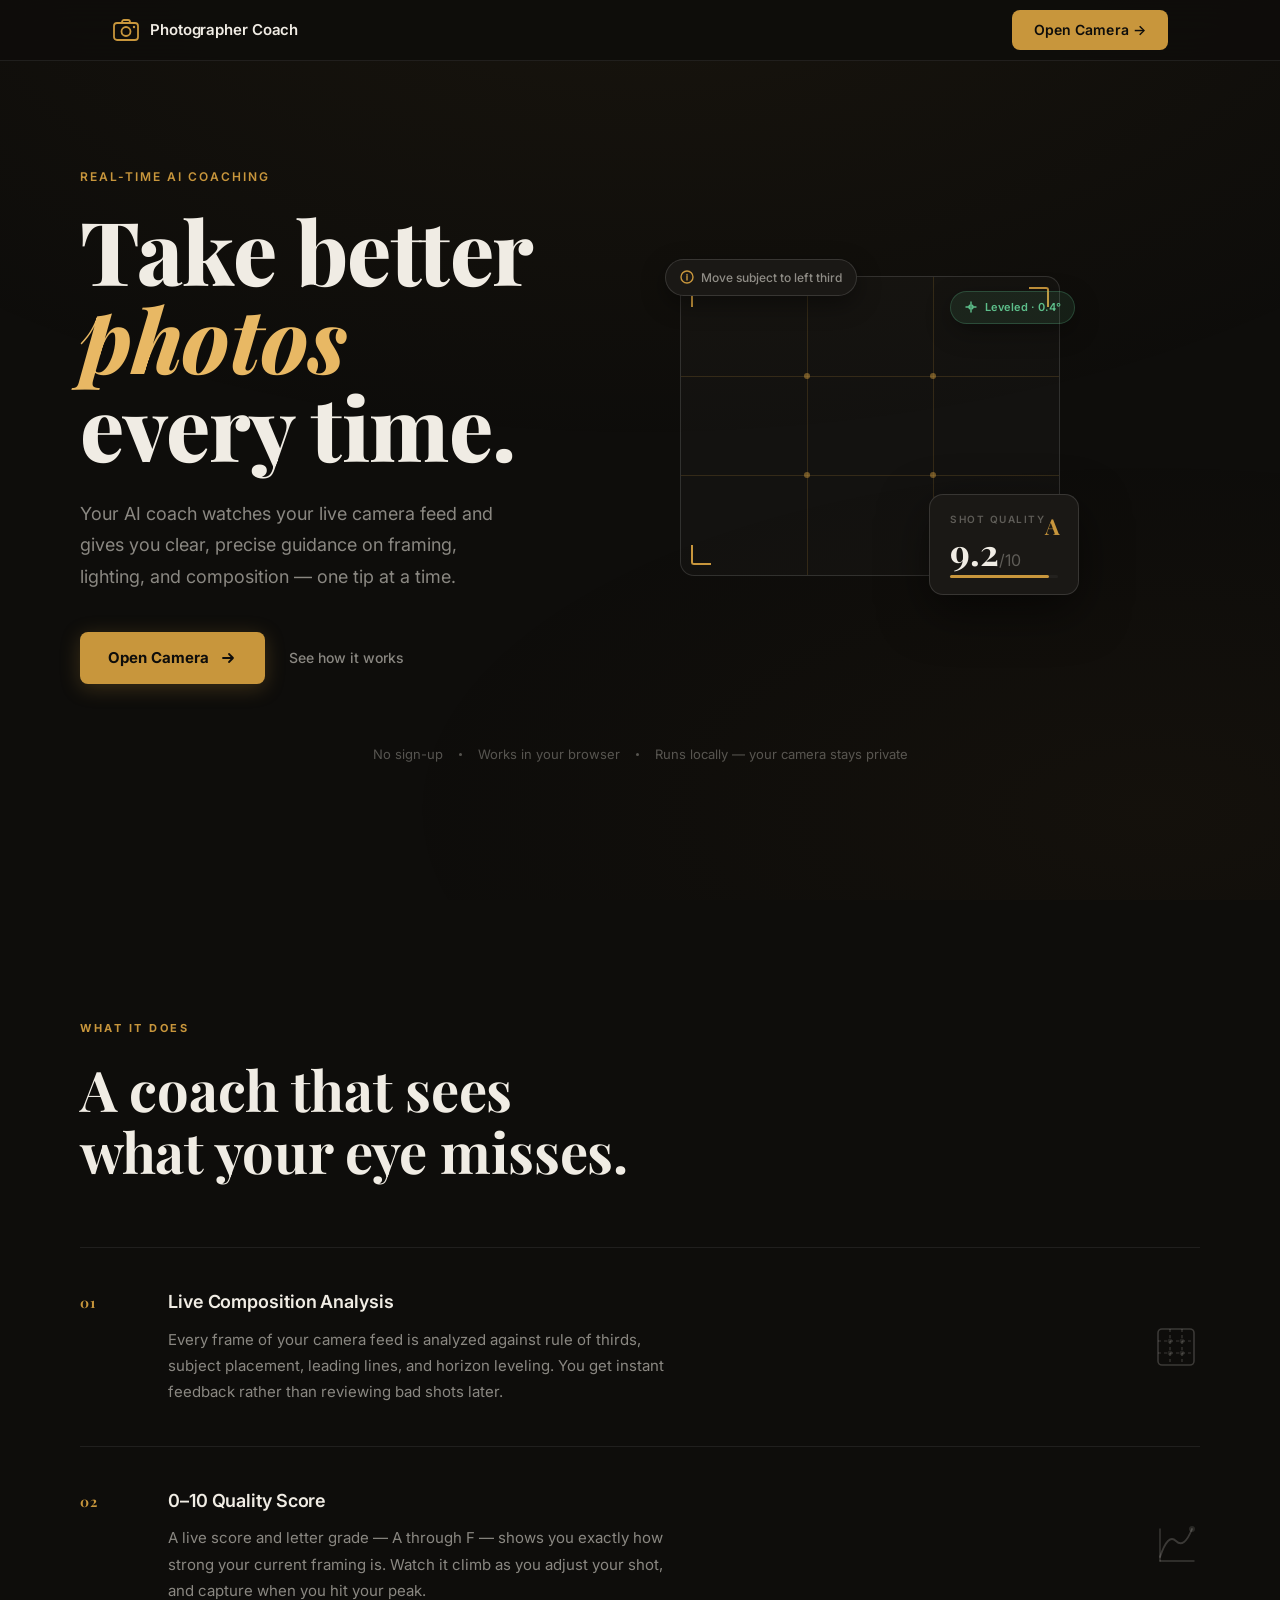
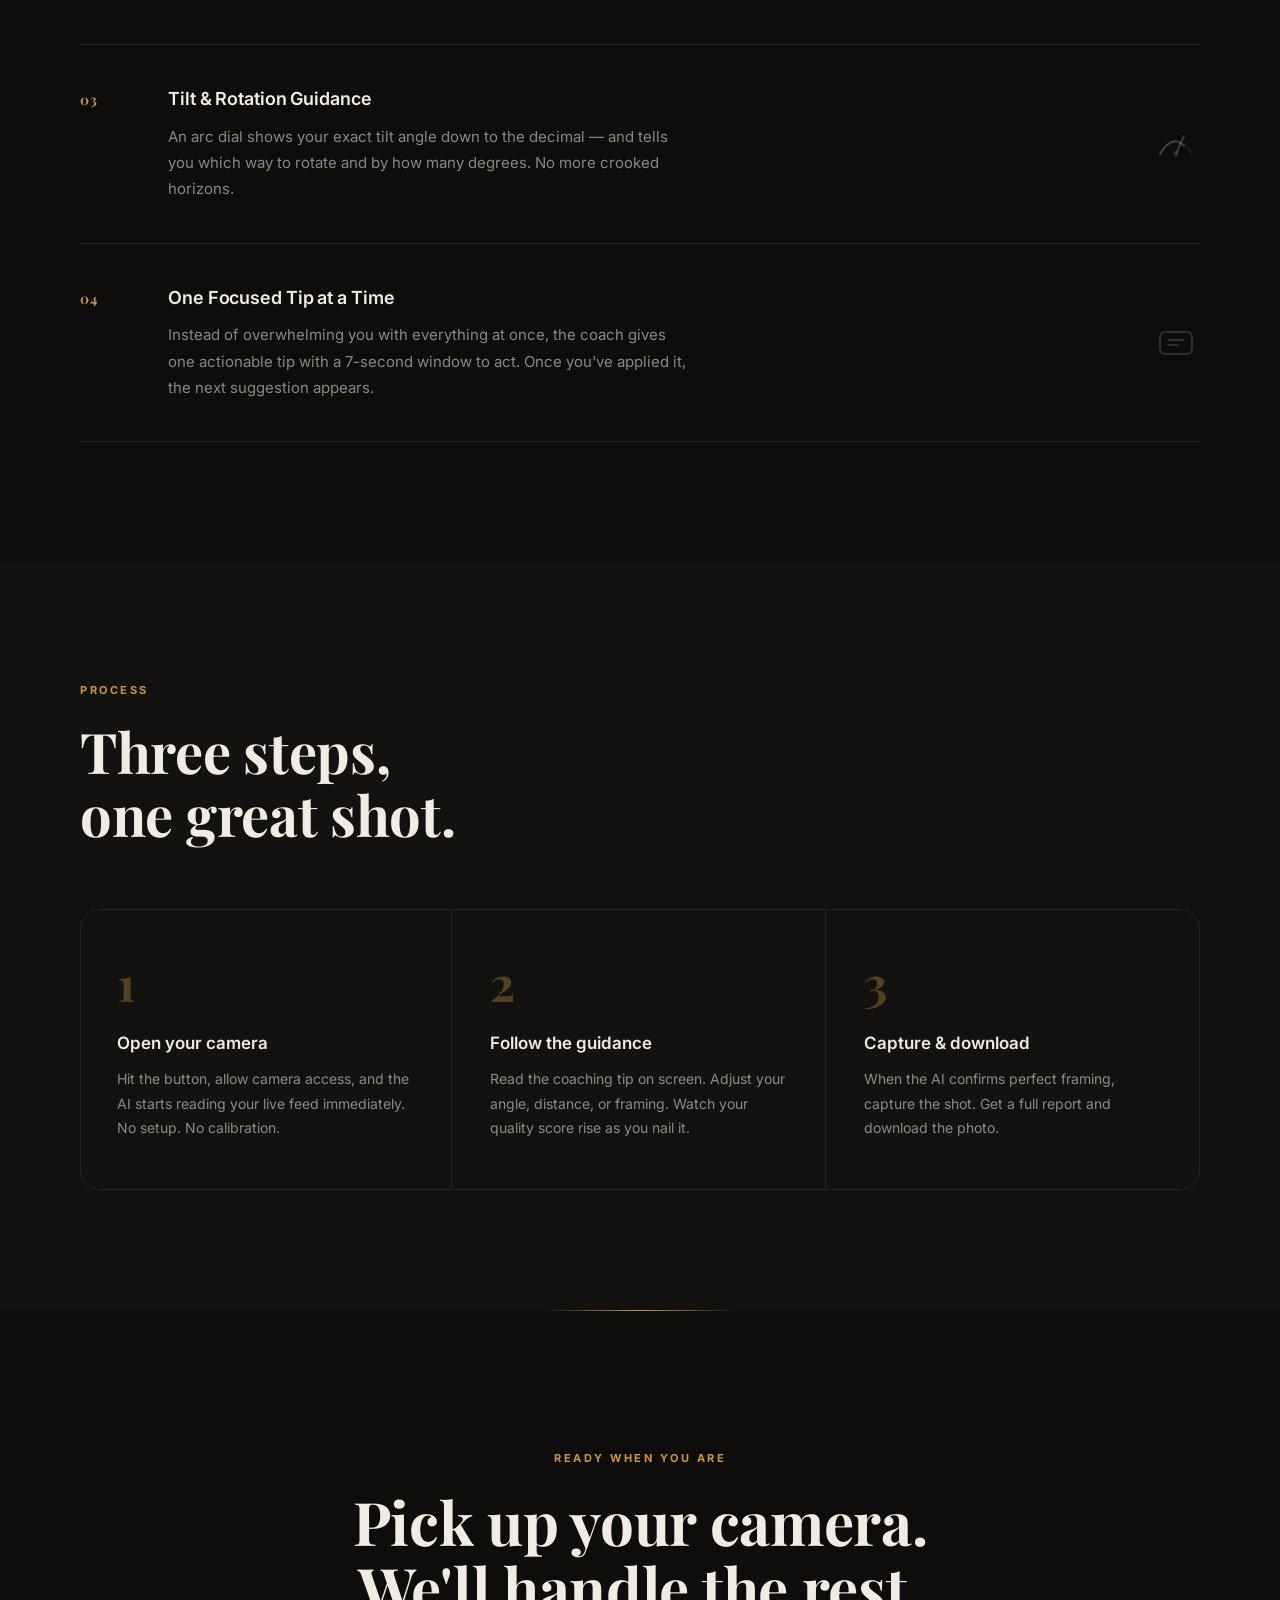
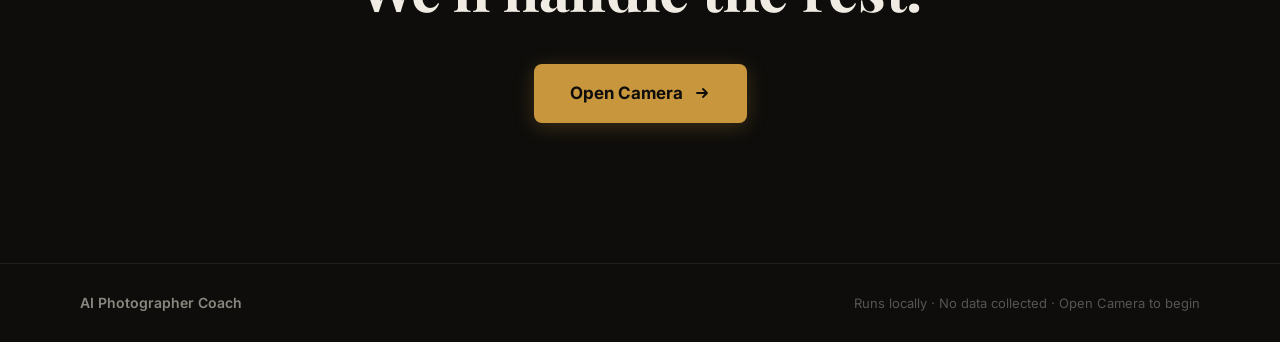
<file: Frontend/home.html>
<!doctype html>
<html lang="en">
<head>
  <meta charset="utf-8" />
  <meta name="viewport" content="width=device-width, initial-scale=1" />
  <title>AI Photographer Coach — Shoot Better, Every Time</title>
  <meta name="description" content="Real-time AI feedback on framing, lighting, and composition — right from your camera. No account needed." />
  <meta name="theme-color" content="#0e0d0b" />
  <link rel="preconnect" href="https://fonts.googleapis.com" />
  <link rel="preconnect" href="https://fonts.gstatic.com" crossorigin />
  <link rel="stylesheet" href="https://fonts.googleapis.com/css2?family=Inter:wght@300;400;500;600;700&family=Playfair+Display:ital,wght@0,700;0,800;1,700&display=swap" />
  <link rel="stylesheet" href="home.css" />
</head>
<body>

  <!-- ── Navbar ── -->
  <nav class="navbar" id="navbar">
    <div class="nav-inner">
      <a href="home.html" class="nav-logo" aria-label="Home">
        <svg width="28" height="28" viewBox="0 0 28 28" fill="none" aria-hidden="true">
          <rect x="2" y="7" width="24" height="17" rx="3" stroke="currentColor" stroke-width="1.8"/>
          <circle cx="14" cy="15.5" r="4.5" stroke="currentColor" stroke-width="1.8"/>
          <path d="M10 7V6a2 2 0 0 1 2-2h4a2 2 0 0 1 2 2v1" stroke="currentColor" stroke-width="1.8" stroke-linecap="round"/>
          <circle cx="22" cy="11" r="1.2" fill="currentColor"/>
        </svg>
        <span>Photographer Coach</span>
      </a>
      <a href="index.html" class="btn-launch" id="navLaunchBtn">Open Camera →</a>
    </div>
  </nav>

  <!-- ── Hero ── -->
  <header class="hero" id="hero">
    <div class="hero-inner">
      <div class="hero-text">
        <p class="hero-kicker">Real-time AI Coaching</p>
        <h1 class="hero-title">Take better<br><em>photos</em><br>every time.</h1>
        <p class="hero-sub">Your AI coach watches your live camera feed and gives you clear, precise guidance on framing, lighting, and composition — one tip at a time.</p>
        <div class="hero-cta">
          <a href="index.html" class="btn-primary" id="heroLaunchBtn">
            Open Camera
            <svg width="18" height="18" viewBox="0 0 18 18" fill="none" aria-hidden="true"><path d="M4 9h10M10 5l4 4-4 4" stroke="currentColor" stroke-width="1.8" stroke-linecap="round" stroke-linejoin="round"/></svg>
          </a>
          <a href="#how-it-works" class="btn-text">See how it works</a>
        </div>
      </div>

      <!-- Visual: rule-of-thirds frame illustration -->
      <div class="hero-visual" aria-hidden="true">
        <div class="frame-art">
          <div class="frame-border"></div>
          <!-- Rule-of-thirds grid -->
          <div class="rot-grid">
            <div class="rot-h rot-h1"></div>
            <div class="rot-h rot-h2"></div>
            <div class="rot-v rot-v1"></div>
            <div class="rot-v rot-v2"></div>
            <!-- intersection dots -->
            <div class="rot-dot" style="top:33.3%;left:33.3%"></div>
            <div class="rot-dot" style="top:33.3%;left:66.6%"></div>
            <div class="rot-dot" style="top:66.6%;left:33.3%"></div>
            <div class="rot-dot" style="top:66.6%;left:66.6%"></div>
          </div>
          <!-- Corner brackets -->
          <div class="corner tl"></div>
          <div class="corner tr"></div>
          <div class="corner bl"></div>
          <div class="corner br"></div>
          <!-- Score chip -->
          <div class="score-chip">
            <span class="sc-label">Shot Quality</span>
            <span class="sc-score">9.2<span class="sc-unit">/10</span></span>
            <div class="sc-bar"><div class="sc-fill" style="width:92%"></div></div>
            <span class="sc-grade">A</span>
          </div>
          <!-- Tip chip -->
          <div class="tip-chip">
            <svg width="14" height="14" viewBox="0 0 14 14" fill="none"><circle cx="7" cy="7" r="6" stroke="currentColor" stroke-width="1.4"/><path d="M7 6v4M7 4.5v.5" stroke="currentColor" stroke-width="1.4" stroke-linecap="round"/></svg>
            Move subject to left third
          </div>
          <!-- Level indicator -->
          <div class="level-chip">
            <svg width="14" height="14" viewBox="0 0 14 14" fill="none"><path d="M2 7h10M7 2v2M7 10v2" stroke="currentColor" stroke-width="1.4" stroke-linecap="round"/><circle cx="7" cy="7" r="2" stroke="currentColor" stroke-width="1.4"/></svg>
            Leveled · 0.4°
          </div>
        </div>
      </div>
    </div>

    <div class="hero-trust">
      <span>No sign-up</span>
      <span class="trust-dot"></span>
      <span>Works in your browser</span>
      <span class="trust-dot"></span>
      <span>Runs locally — your camera stays private</span>
    </div>
  </header>

  <!-- ── Features ── -->
  <section class="features-section" id="features">
    <div class="section-inner">
      <div class="section-label">What it does</div>
      <h2 class="section-title">A coach that sees<br>what your eye misses.</h2>

      <div class="features-list">

        <div class="feature-row" id="feat-composition">
          <div class="feature-num">01</div>
          <div class="feature-body">
            <h3>Live Composition Analysis</h3>
            <p>Every frame of your camera feed is analyzed against rule of thirds, subject placement, leading lines, and horizon leveling. You get instant feedback rather than reviewing bad shots later.</p>
          </div>
          <div class="feature-icon-wrap">
            <svg width="48" height="48" viewBox="0 0 48 48" fill="none">
              <rect x="6" y="6" width="36" height="36" rx="4" stroke="currentColor" stroke-width="1.6"/>
              <line x1="18" y1="6" x2="18" y2="42" stroke="currentColor" stroke-width="1.2" stroke-dasharray="3 3"/>
              <line x1="30" y1="6" x2="30" y2="42" stroke="currentColor" stroke-width="1.2" stroke-dasharray="3 3"/>
              <line x1="6" y1="18" x2="42" y2="18" stroke="currentColor" stroke-width="1.2" stroke-dasharray="3 3"/>
              <line x1="6" y1="30" x2="42" y2="30" stroke="currentColor" stroke-width="1.2" stroke-dasharray="3 3"/>
              <circle cx="18" cy="18" r="2.5" fill="currentColor" opacity=".5"/>
              <circle cx="30" cy="18" r="2.5" fill="currentColor" opacity=".5"/>
              <circle cx="18" cy="30" r="2.5" fill="currentColor" opacity=".5"/>
              <circle cx="30" cy="30" r="2.5" fill="currentColor" opacity=".5"/>
            </svg>
          </div>
        </div>

        <div class="feature-row" id="feat-score">
          <div class="feature-num">02</div>
          <div class="feature-body">
            <h3>0–10 Quality Score</h3>
            <p>A live score and letter grade — A through F — shows you exactly how strong your current framing is. Watch it climb as you adjust your shot, and capture when you hit your peak.</p>
          </div>
          <div class="feature-icon-wrap">
            <svg width="48" height="48" viewBox="0 0 48 48" fill="none">
              <path d="M8 36 Q16 12 24 20 Q32 28 40 8" stroke="currentColor" stroke-width="1.8" stroke-linecap="round" fill="none"/>
              <circle cx="40" cy="8" r="3" fill="currentColor" opacity=".6"/>
              <line x1="8" y1="40" x2="42" y2="40" stroke="currentColor" stroke-width="1.4" stroke-linecap="round"/>
              <line x1="8" y1="8" x2="8" y2="40" stroke="currentColor" stroke-width="1.4" stroke-linecap="round"/>
            </svg>
          </div>
        </div>

        <div class="feature-row" id="feat-tilt">
          <div class="feature-num">03</div>
          <div class="feature-body">
            <h3>Tilt & Rotation Guidance</h3>
            <p>An arc dial shows your exact tilt angle down to the decimal — and tells you which way to rotate and by how many degrees. No more crooked horizons.</p>
          </div>
          <div class="feature-icon-wrap">
            <svg width="48" height="48" viewBox="0 0 48 48" fill="none">
              <path d="M8 34 Q24 8 40 34" stroke="currentColor" stroke-width="1.6" stroke-linecap="round" fill="none" opacity=".35"/>
              <path d="M8 34 Q20 14 32 26" stroke="currentColor" stroke-width="2" stroke-linecap="round" fill="none"/>
              <circle cx="24" cy="34" r="3" fill="currentColor" opacity=".4"/>
              <line x1="24" y1="34" x2="32" y2="16" stroke="currentColor" stroke-width="2" stroke-linecap="round"/>
            </svg>
          </div>
        </div>

        <div class="feature-row" id="feat-coaching">
          <div class="feature-num">04</div>
          <div class="feature-body">
            <h3>One Focused Tip at a Time</h3>
            <p>Instead of overwhelming you with everything at once, the coach gives one actionable tip with a 7-second window to act. Once you've applied it, the next suggestion appears.</p>
          </div>
          <div class="feature-icon-wrap">
            <svg width="48" height="48" viewBox="0 0 48 48" fill="none">
              <rect x="8" y="14" width="32" height="22" rx="5" stroke="currentColor" stroke-width="1.6"/>
              <path d="M16 28l-4 4 4-4z" fill="currentColor" opacity=".5"/>
              <line x1="16" y1="22" x2="32" y2="22" stroke="currentColor" stroke-width="1.4" stroke-linecap="round"/>
              <line x1="16" y1="27" x2="26" y2="27" stroke="currentColor" stroke-width="1.4" stroke-linecap="round"/>
            </svg>
          </div>
        </div>

      </div>
    </div>
  </section>

  <!-- ── How It Works ── -->
  <section class="how-section" id="how-it-works">
    <div class="section-inner">
      <div class="section-label">Process</div>
      <h2 class="section-title">Three steps,<br>one great shot.</h2>

      <div class="steps">
        <div class="step" id="step-1">
          <div class="step-num">1</div>
          <div class="step-content">
            <h3>Open your camera</h3>
            <p>Hit the button, allow camera access, and the AI starts reading your live feed immediately. No setup. No calibration.</p>
          </div>
        </div>
        <div class="step" id="step-2">
          <div class="step-num">2</div>
          <div class="step-content">
            <h3>Follow the guidance</h3>
            <p>Read the coaching tip on screen. Adjust your angle, distance, or framing. Watch your quality score rise as you nail it.</p>
          </div>
        </div>
        <div class="step" id="step-3">
          <div class="step-num">3</div>
          <div class="step-content">
            <h3>Capture &amp; download</h3>
            <p>When the AI confirms perfect framing, capture the shot. Get a full report and download the photo.</p>
          </div>
        </div>
      </div>
    </div>
  </section>

  <!-- ── CTA ── -->
  <section class="cta-section" id="cta">
    <div class="cta-inner">
      <p class="cta-kicker">Ready when you are</p>
      <h2 class="cta-title">Pick up your camera.<br>We'll handle the rest.</h2>
      <a href="index.html" class="btn-primary large" id="ctaLaunchBtn">
        Open Camera
        <svg width="18" height="18" viewBox="0 0 18 18" fill="none" aria-hidden="true"><path d="M4 9h10M10 5l4 4-4 4" stroke="currentColor" stroke-width="1.8" stroke-linecap="round" stroke-linejoin="round"/></svg>
      </a>
    </div>
  </section>

  <!-- ── Footer ── -->
  <footer class="footer">
    <div class="footer-inner">
      <span class="footer-name">AI Photographer Coach</span>
      <span class="footer-copy">Runs locally · No data collected · Open Camera to begin</span>
    </div>
  </footer>

</body>
</html>
</file>
<file: Frontend/home.css>
/* ── Fonts ── */
@import url('https://fonts.googleapis.com/css2?family=Inter:wght@300;400;500;600;700&family=Playfair+Display:ital,wght@0,700;0,800;1,700&display=swap');

/* ── Tokens ── */
:root {
  /* Warm dark palette — not cold tech blue */
  --bg:         #0e0d0b;
  --bg-2:       #141210;
  --bg-3:       #1a1815;
  --surface:    rgba(255,255,255,0.04);
  --border:     rgba(255,255,255,0.08);
  --border-2:   rgba(255,255,255,0.13);

  --text:       #f0ece4;       /* warm cream */
  --text-2:     rgba(240,236,228,0.55);
  --text-3:     rgba(240,236,228,0.32);

  /* Single warm accent — amber/gold */
  --gold:       #c8963c;
  --gold-light: #e8b864;
  --gold-dark:  #a07028;
  --gold-soft:  rgba(200,150,60,0.12);
  --gold-border:rgba(200,150,60,0.28);

  --success:    #5dbe8a;

  --r-sm:  8px;
  --r-md:  14px;
  --r-lg:  20px;
  --r-xl:  28px;
}

/* ── Reset ── */
*, *::before, *::after { box-sizing: border-box; margin: 0; padding: 0; }
html { scroll-behavior: smooth; }

/* ── Base ── */
body {
  font-family: 'Inter', sans-serif;
  background: var(--bg);
  color: var(--text);
  overflow-x: hidden;
  line-height: 1.6;
  -webkit-font-smoothing: antialiased;
}

/* Subtle warm texture gradient — no neon orbs */
body::before {
  content: '';
  position: fixed; inset: 0; z-index: 0; pointer-events: none;
  background:
    radial-gradient(ellipse 80% 60% at 50% -10%, rgba(200,150,60,.06), transparent),
    radial-gradient(ellipse 60% 40% at 90% 90%,  rgba(180,120,40,.04), transparent);
}

/* ── Navbar ── */
.navbar {
  position: fixed; top: 0; left: 0; right: 0; z-index: 100;
  background: rgba(14,13,11,0.88);
  backdrop-filter: blur(20px); -webkit-backdrop-filter: blur(20px);
  border-bottom: 1px solid var(--border);
}
.nav-inner {
  max-width: 1120px; margin: 0 auto;
  padding: 0 32px; height: 60px;
  display: flex; align-items: center; justify-content: space-between;
}
.nav-logo {
  display: flex; align-items: center; gap: 10px;
  color: var(--text); text-decoration: none;
  font-size: 15px; font-weight: 600; letter-spacing: -.1px;
}
.nav-logo svg { color: var(--gold); flex-shrink: 0; }

.btn-launch {
  padding: 9px 22px;
  background: var(--gold);
  color: #0e0d0b;
  font-family: 'Inter', sans-serif;
  font-size: 14px; font-weight: 600;
  text-decoration: none; border-radius: var(--r-sm);
  letter-spacing: .1px;
  transition: background .2s, transform .2s;
}
.btn-launch:hover { background: var(--gold-light); transform: translateY(-1px); }

/* ── Hero ── */
.hero {
  min-height: 100vh;
  display: flex; flex-direction: column; justify-content: center;
  padding: 80px 32px 48px;
  position: relative; overflow: hidden;
}
.hero-inner {
  max-width: 1120px; margin: 0 auto; width: 100%;
  display: flex; align-items: center;
  gap: 80px;
}

/* Left: text */
.hero-text { flex: 1; max-width: 520px; }

.hero-kicker {
  font-size: 12px; font-weight: 600;
  text-transform: uppercase; letter-spacing: 2px;
  color: var(--gold); margin-bottom: 20px;
}

.hero-title {
  font-family: 'Playfair Display', serif;
  font-size: clamp(48px, 7vw, 88px);
  font-weight: 800; line-height: 1.0;
  letter-spacing: -.5px;
  color: var(--text);
  margin-bottom: 28px;
}
.hero-title em {
  font-style: italic;
  color: var(--gold-light);
}

.hero-sub {
  font-size: clamp(15px, 1.8vw, 18px);
  color: var(--text-2); line-height: 1.75;
  max-width: 440px; margin-bottom: 40px;
  font-weight: 400;
}

.hero-cta { display: flex; align-items: center; gap: 24px; flex-wrap: wrap; }

.btn-primary {
  display: inline-flex; align-items: center; gap: 10px;
  padding: 14px 28px;
  background: var(--gold); color: #0e0d0b;
  font-family: 'Inter', sans-serif;
  font-size: 15px; font-weight: 700;
  text-decoration: none; border-radius: var(--r-sm);
  transition: background .2s, transform .2s, box-shadow .2s;
  box-shadow: 0 4px 20px rgba(200,150,60,.25);
}
.btn-primary:hover { background: var(--gold-light); transform: translateY(-2px); box-shadow: 0 8px 28px rgba(200,150,60,.35); }
.btn-primary.large { font-size: 17px; padding: 16px 36px; }
.btn-primary svg { flex-shrink: 0; transition: transform .2s; }
.btn-primary:hover svg { transform: translateX(3px); }

.btn-text {
  font-size: 14px; font-weight: 500; color: var(--text-2);
  text-decoration: none; border-bottom: 1px solid transparent;
  transition: color .2s, border-color .2s;
}
.btn-text:hover { color: var(--text); border-color: var(--border-2); }

/* Right: frame art */
.hero-visual {
  flex: 0 0 auto;
  display: flex; align-items: center; justify-content: center;
  position: relative; z-index: 1;
}

.frame-art {
  position: relative;
  width: 380px; height: 300px;
  border-radius: var(--r-md);
  background: rgba(255,255,255,.025);
  border: 1px solid var(--border-2);
  overflow: visible;
}

/* Rule-of-thirds grid */
.rot-grid { position: absolute; inset: 0; }
.rot-h, .rot-v { position: absolute; background: rgba(200,150,60,.18); }
.rot-h { left: 0; right: 0; height: 1px; }
.rot-v { top: 0; bottom: 0; width: 1px; }
.rot-h1 { top: 33.3%; }
.rot-h2 { top: 66.6%; }
.rot-v1 { left: 33.3%; }
.rot-v2 { left: 66.6%; }
.rot-dot {
  position: absolute; width: 6px; height: 6px; border-radius: 50%;
  background: var(--gold); opacity: .5;
  transform: translate(-50%, -50%);
}

/* Corner brackets */
.corner {
  position: absolute; width: 20px; height: 20px;
  border-color: var(--gold); border-style: solid;
}
.corner.tl { top: 10px; left: 10px; border-width: 2px 0 0 2px; border-radius: 3px 0 0 0; }
.corner.tr { top: 10px; right: 10px; border-width: 2px 2px 0 0; border-radius: 0 3px 0 0; }
.corner.bl { bottom: 10px; left: 10px; border-width: 0 0 2px 2px; border-radius: 0 0 0 3px; }
.corner.br { bottom: 10px; right: 10px; border-width: 0 2px 2px 0; border-radius: 0 0 3px 0; }

/* Score chip */
.score-chip {
  position: absolute; bottom: -20px; right: -20px;
  background: var(--bg-3);
  border: 1px solid var(--border-2);
  border-radius: var(--r-md);
  padding: 16px 20px;
  min-width: 150px;
  box-shadow: 0 16px 48px rgba(0,0,0,.5);
  display: flex; flex-direction: column; gap: 6px;
}
.sc-label {
  font-size: 10px; font-weight: 600; text-transform: uppercase;
  letter-spacing: 1.5px; color: var(--text-3);
}
.sc-score {
  font-family: 'Playfair Display', serif;
  font-size: 36px; font-weight: 700; color: var(--text); line-height: 1;
}
.sc-unit { font-size: 16px; color: var(--text-3); font-family: 'Inter', sans-serif; font-weight: 400; }
.sc-bar { height: 3px; background: var(--surface); border-radius: 2px; }
.sc-bar .sc-fill { height: 100%; border-radius: 2px; background: var(--gold); }
.sc-grade {
  position: absolute; top: 14px; right: 18px;
  font-size: 22px; font-weight: 700; color: var(--gold);
  font-family: 'Playfair Display', serif;
}

/* Tip chip */
.tip-chip {
  position: absolute; top: -18px; left: -16px;
  display: inline-flex; align-items: center; gap: 7px;
  background: var(--bg-3);
  border: 1px solid var(--border-2);
  border-radius: 99px;
  padding: 8px 14px;
  font-size: 12px; font-weight: 500; color: var(--text-2);
  box-shadow: 0 8px 24px rgba(0,0,0,.4);
  white-space: nowrap;
}
.tip-chip svg { color: var(--gold); flex-shrink: 0; }

/* Level chip */
.level-chip {
  position: absolute; top: 14px; right: -16px;
  display: inline-flex; align-items: center; gap: 7px;
  background: rgba(93,190,138,.1);
  border: 1px solid rgba(93,190,138,.25);
  border-radius: 99px;
  padding: 7px 13px;
  font-size: 11px; font-weight: 600; color: var(--success);
  box-shadow: 0 8px 24px rgba(0,0,0,.35);
  white-space: nowrap;
}
.level-chip svg { flex-shrink: 0; }

/* Trust bar */
.hero-trust {
  max-width: 1120px; margin: 60px auto 0;
  display: flex; align-items: center; gap: 16px;
  flex-wrap: wrap;
  font-size: 13px; color: var(--text-3); font-weight: 400;
  padding: 0 32px;
}
.trust-dot {
  width: 3px; height: 3px; border-radius: 50%;
  background: var(--text-3); flex-shrink: 0;
}

/* ── Section shared ── */
.features-section, .how-section { padding: 120px 32px; position: relative; z-index: 1; }
.section-inner { max-width: 1120px; margin: 0 auto; }

.section-label {
  font-size: 11px; font-weight: 700; text-transform: uppercase;
  letter-spacing: 2.5px; color: var(--gold); margin-bottom: 20px;
}
.section-title {
  font-family: 'Playfair Display', serif;
  font-size: clamp(32px, 4.5vw, 56px); font-weight: 700;
  line-height: 1.12; letter-spacing: -.3px;
  color: var(--text); margin-bottom: 64px;
}

/* ── Features list ── */
.features-list {
  display: flex; flex-direction: column;
  border-top: 1px solid var(--border);
}
.feature-row {
  display: grid;
  grid-template-columns: 56px 1fr 80px;
  gap: 32px; align-items: center;
  padding: 40px 0;
  border-bottom: 1px solid var(--border);
  transition: background .2s;
}
.feature-row:hover { background: var(--surface); }

.feature-num {
  font-family: 'Playfair Display', serif;
  font-size: 14px; font-weight: 700;
  color: var(--gold); letter-spacing: .5px;
  align-self: flex-start; padding-top: 4px;
}
.feature-body h3 {
  font-size: 18px; font-weight: 600;
  color: var(--text); margin-bottom: 10px;
  letter-spacing: -.1px;
}
.feature-body p { font-size: 15px; color: var(--text-2); line-height: 1.75; max-width: 520px; }
.feature-icon-wrap { display: flex; align-items: center; justify-content: flex-end; color: rgba(240,236,228,.2); }

/* ── How It Works ── */
.how-section { background: var(--bg-2); }
.steps {
  display: grid;
  grid-template-columns: repeat(3, 1fr);
  gap: 2px; border: 1px solid var(--border);
  border-radius: var(--r-lg); overflow: hidden;
}
.step {
  padding: 48px 36px;
  background: var(--bg-2);
  transition: background .25s;
  border-right: 1px solid var(--border);
}
.step:last-child { border-right: none; }
.step:hover { background: var(--bg-3); }
.step-num {
  font-family: 'Playfair Display', serif;
  font-size: 48px; font-weight: 700;
  color: var(--gold); opacity: .35;
  line-height: 1; margin-bottom: 24px;
}
.step-content h3 { font-size: 17px; font-weight: 600; color: var(--text); margin-bottom: 10px; }
.step-content p { font-size: 14px; color: var(--text-2); line-height: 1.75; }

/* ── CTA ── */
.cta-section {
  padding: 140px 32px;
  text-align: center; position: relative; overflow: hidden; z-index: 1;
  background: var(--bg);
}
/* Hairline top border with gold fade */
.cta-section::before {
  content: '';
  position: absolute; top: 0; left: 50%; transform: translateX(-50%);
  width: 200px; height: 1px;
  background: linear-gradient(90deg, transparent, var(--gold), transparent);
}
.cta-inner { max-width: 600px; margin: 0 auto; }
.cta-kicker {
  font-size: 11px; font-weight: 700; text-transform: uppercase;
  letter-spacing: 2.5px; color: var(--gold); margin-bottom: 20px;
}
.cta-title {
  font-family: 'Playfair Display', serif;
  font-size: clamp(32px, 5vw, 60px);
  font-weight: 700; line-height: 1.1;
  color: var(--text); margin-bottom: 44px;
  letter-spacing: -.3px;
}

/* ── Footer ── */
.footer {
  padding: 28px 32px;
  border-top: 1px solid var(--border);
}
.footer-inner {
  max-width: 1120px; margin: 0 auto;
  display: flex; align-items: center; justify-content: space-between;
  flex-wrap: wrap; gap: 8px;
}
.footer-name { font-size: 14px; font-weight: 600; color: var(--text-2); }
.footer-copy { font-size: 13px; color: var(--text-3); }

/* ── Animations (subtle fade-in only) ── */
@keyframes fadeUp {
  from { opacity: 0; transform: translateY(20px); }
  to   { opacity: 1; transform: translateY(0); }
}
.hero-text    { animation: fadeUp .7s ease both; }
.hero-visual  { animation: fadeUp .7s .15s ease both; }
.hero-trust   { animation: fadeUp .7s .3s ease both; }

/* ── Responsive: tablet ── */
@media (max-width: 1024px) {
  .hero-inner { gap: 48px; }
  .frame-art  { width: 300px; height: 240px; }
  .score-chip { right: -10px; }
  .feature-row { grid-template-columns: 48px 1fr; }
  .feature-icon-wrap { display: none; }
}

@media (max-width: 860px) {
  .hero-inner   { flex-direction: column; align-items: flex-start; gap: 48px; }
  .hero-visual  { width: 100%; }
  .frame-art    { width: 100%; max-width: 400px; height: 220px; margin: 0 auto; }
  .steps        { grid-template-columns: 1fr; }
  .step         { border-right: none; border-bottom: 1px solid var(--border); }
  .step:last-child { border-bottom: none; }
}

/* ── Responsive: mobile ── */
@media (max-width: 640px) {
  .nav-inner  { padding: 0 20px; }
  .nav-logo span { display: none; }
  .btn-launch { padding: 8px 16px; font-size: 13px; }

  .hero       { padding: 72px 20px 40px; }
  .hero-trust { padding: 0 20px; margin-top: 40px; gap: 10px; }
  .hero-cta   { flex-direction: column; align-items: flex-start; }
  .btn-primary { width: 100%; justify-content: center; }
  .hero-visual { display: none; }

  .features-section, .how-section { padding: 80px 20px; }
  .cta-section { padding: 100px 20px; }
  .footer      { padding: 24px 20px; }
  .footer-inner { flex-direction: column; align-items: flex-start; gap: 6px; }

  .feature-row { grid-template-columns: 40px 1fr; gap: 16px; padding: 28px 0; }
  .feature-body h3 { font-size: 16px; }
  .step { padding: 32px 24px; }

  .section-title { margin-bottom: 40px; }
}
</file>
